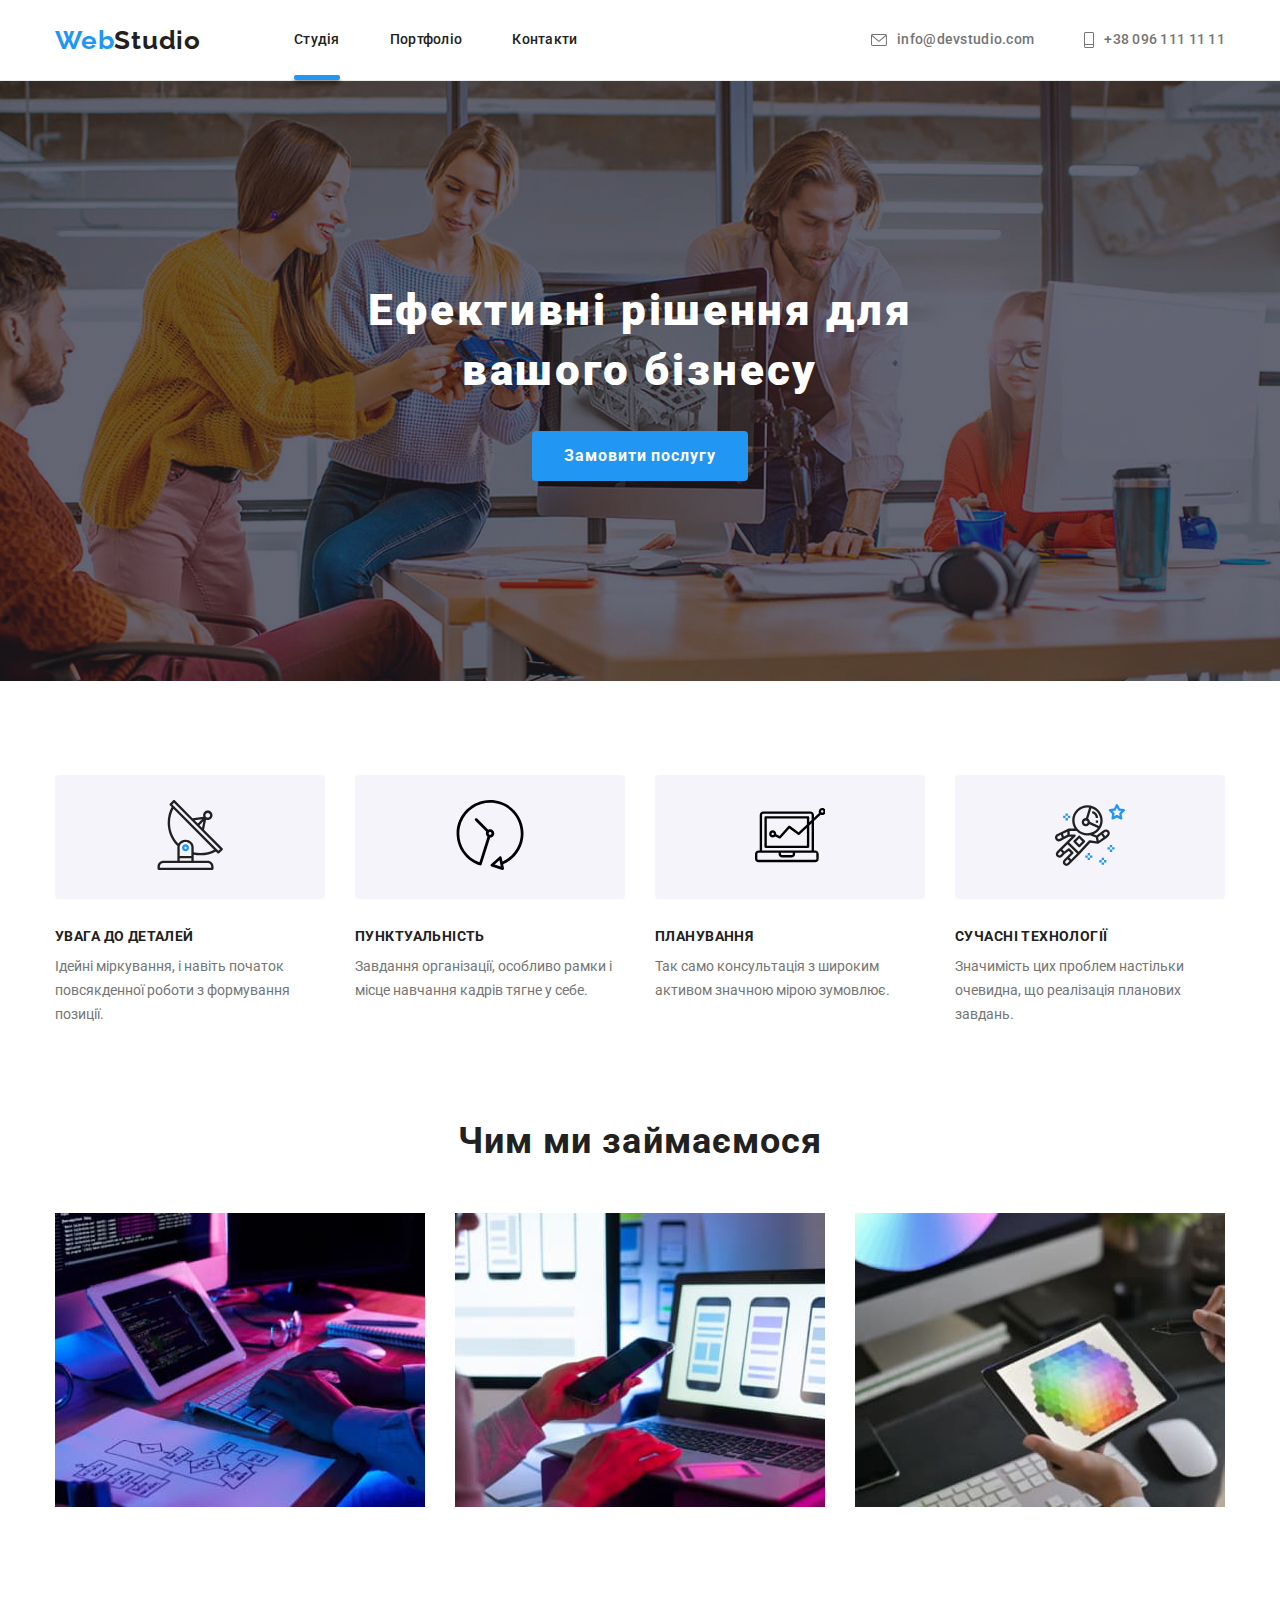
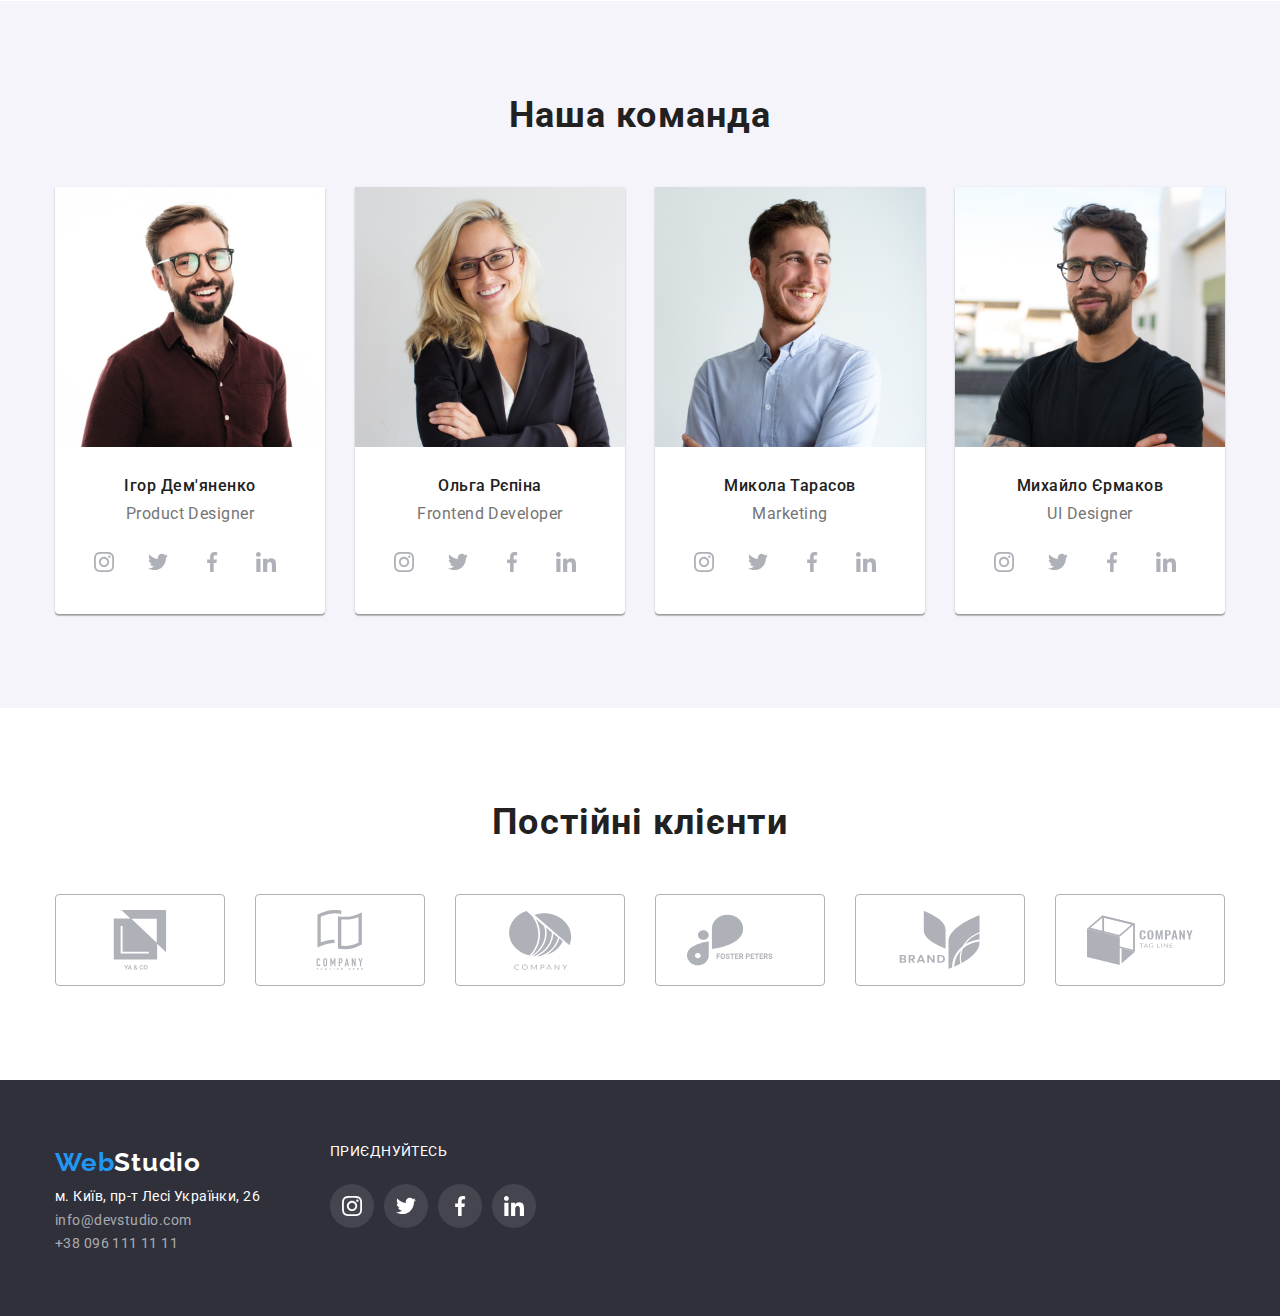
<file: index.html>
<!DOCTYPE html>
<html lang="uk">
  <head>
    <meta charset="UTF-8" />
    <meta http-equiv="X-UA-Compatible" content="IE=edge" />
    <meta name="viewport" content="width=device-width, initial-scale=1.0" />
    <title>WebStudio</title>
    <link
      href="https://fonts.googleapis.com/css2?family=Raleway:wght@700&family=Roboto:wght@400;500;700;900&display=swap"
      rel="stylesheet"
    />
    <link
      rel="stylesheet"
      href="https://cdnjs.cloudflare.com/ajax/libs/modern-normalize/1.1.0/modern-normalize.min.css"
    />
    <link rel="stylesheet" href="./css/styles.css" />
  </head>
  <body>

    <!-- Шапка Веб-студії -->

    <header class="header">
      <div class="container header-list">
        <a href="/" class="header-logo link"> <span>Web</span>Studio</a>
        <nav>
          <ul class="site-nav list">
            <li class="item menu-nav">
              <a href="#" class="link menu-link">Студія</a>
            </li>
            <li class="item menu-nav">
              <a href="./portfolio.html" class="link">Портфоліо</a>
            </li>
            <li class="item menu-nav"><a href="#" class="link ">Контакти</a></li>
          </ul>
        </nav>
        <ul class="auth-nav list">
          <li class="item menu-nav"> 
            <a href="maito:info@devstudio.com" class="link nav-link"
              ><svg class="auth-nav-icon" width="16" height="12">
            <use href="./images/symbol-defs.svg#icon-envelope"></use>
          </svg>info@devstudio.com</a
            >
          </li>
          <li class="item menu-nav">
            <a href="tel:+380961111111" class="link nav-link"><svg class="auth-nav-icon" width="10" height="16">
            <use href="./images/symbol-defs.svg#icon-phone"></use>
          </svg>+38 096 111 11 11</a>
          </li>
        </ul>
      </div>
    </header>

    <!-- hero -->
    <main>
      <section class="hero overlay">
        <h1 class="hero-title">Ефективні рішення для вашого бізнесу</h1>
        <button type="button" class="button-primary" data-modal-open>Замовити послугу</button>
      </section>
      <section class="section benefits">
        <div class="container">
          <h2 hidden>Наші переваги</h2>
          <ul class="our-advantages list">
            <li class="item">
              <div class="advantages"><svg width="70" height="70">
            <use href="./images/symbol-defs.svg#icon-satellite"></use>
          </svg></div>
              <h3 class="section-list">УВАГА ДО ДЕТАЛЕЙ</h3>
              <p class="section-text">
                Ідейні міркування, і навіть початок повсякденної роботи з
                формування позиції.
              </p>
            </li>
            <li class="item"><div class="advantages"><svg width="70" height="70">
            <use href="./images/symbol-defs.svg#icon-watch"></use>
          </svg></div>
              <h3 class="section-list">ПУНКТУАЛЬНІСТЬ</h3>
              <p class="section-text">
                Завдання організації, особливо рамки і місце навчання кадрів
                тягне у себе.
              </p>
            </li>
            <li class="item"><div class="advantages"><svg width="70" height="70">
            <use href="./images/symbol-defs.svg#icon-notebook"></use>
          </svg></div>
              <h3 class="section-list">ПЛАНУВАННЯ</h3>
              <p class="section-text">
                Так само консультація з широким активом значною мірою зумовлює.
              </p>
            </li>
            <li class="item"><div class="advantages"><svg width="70" height="70">
            <use href="./images/symbol-defs.svg#icon-astronaut"></use>
          </svg></div>
              <h3 class="section-list">СУЧАСНІ ТЕХНОЛОГІЇ</h3>
              <p class="section-text">
                Значимість цих проблем настільки очевидна, що реалізація
                планових завдань.
              </p>
            </li>
          </ul>
        </div>
      </section>

      <!-- Роботи -->

      <section class="section">
        <h2 class="section-title">Чим ми займаємося</h2>
        <div class="container">
          <ul class="list works">
            <li class="item">
              <div class="item-thumb">
                <a href="/" class="images"
                ><img
                  src="./images/box1.jpg"
                  alt="box1"
                  width="370"
                  height="295" 
                  /><div class="text-thumb">ДЕСКТОПНІ ДОДАТКИ</div>
                </div>
                  </a>
            </li>
            <li class="item">
              <a href="/" class="images"
                ><div class="item-thumb"><img
                  src="./images/box2.jpg"
                  alt="box2"
                  width="370"
                  height="295"
                /><div class="text-thumb">МОБІЛЬНІ ДОДАТКИ</div>
              </div>
            </a>
            </li>
            <li class="item">
              <a href="/" class="images"
                ><div class="item-thumb"><img
                  src="./images/box3.jpg"
                  alt="box3"
                  width="370"
                  height="295"
              /> <div class="text-thumb">ДИЗАЙНЕРСЬКІ РІШЕННЯ</div></div></a>
            </li>
          </ul>
        </div>
      </section>

      <!-- Працівники -->

      <section class="section team-list">
        <h2 class="section-title">Наша команда</h2>
        <div class="container">
          <ul class="list worker">
            <li class="team-list-item item">
              <a href="/"
                class="images"><img
                  src="./images/img1.jpg"
                  alt="img1"
                  width="270"
                  height="260"
              /></a>
              <div class="worker-info"><h3 class="workers">Ігор Дем'яненко</h3>
              <p class="position">Product Designer </p>
              <div><ul class="social list">
                <li class="social-links">
                  <a href=""class="social-link">
                    <svg class="social-icon">
                      <use href="./images/symbol-defs.svg#icon-instagram" width="20" height="20"></use>
                    </svg>
                  </a>
                </li>
                <li class="social-links">
                  <a href=""class="social-link">
                    <svg class="social-icon">
                      <use href="./images/symbol-defs.svg#icon-twitter" width="20" height="20"></use>
                    </svg>
                  </a>
                </li>
                <li class="social-links">
                  <a href=""class="social-link">
                    <svg class="social-icon">
                      <use href="./images/symbol-defs.svg#icon-facebook" width="20" height="20"></use>
                    </svg>
                  </a>
                </li>
                <li class="social-links">
                  <a href=""class="social-link">
                    <svg class="social-icon">
                      <use href="./images/symbol-defs.svg#icon-linkedin" width="20" height="20"></use>
                    </svg>
                  </a>
                </li>
              </ul>         
              </div>
              </li>
            <li class="team-list-item item">
              <a href="/"></a
              class="images"><img
                src="./images/img2.jpg"
                alt="img2"
                width="270"
                height="260"
              />
              <div class="worker-info"><h3 class="workers">Ольга Рєпіна</h3>
              <p class="position">Frontend Developer</p>
            <ul class="social list">
                <li class="social-links">
                  <a href=""class="social-link">
                    <svg class="social-icon">
                      <use href="./images/symbol-defs.svg#icon-instagram" width="20" height="20"></use>
                    </svg>
                  </a>
                </li>
                <li class="social-links">
                  <a href=""class="social-link">
                    <svg class="social-icon">
                      <use href="./images/symbol-defs.svg#icon-twitter" width="20" height="20"></use>
                    </svg>
                  </a>
                </li>
                <li class="social-links">
                  <a href=""class="social-link">
                    <svg class="social-icon">
                      <use href="./images/symbol-defs.svg#icon-facebook" width="20" height="20"></use>
                    </svg>
                  </a>
                </li>
                <li class="social-links">
                  <a href=""class="social-link">
                    <svg class="social-icon">
                      <use href="./images/symbol-defs.svg#icon-linkedin" width="20" height="20"></use>
                    </svg>
                  </a>
                </li>
              </ul>         
            </li>
            <li class="team-list-item item">
              <a href="/"
                class="images"><img
                  src="./images/img3.jpg"
                  alt="img3"
                  width="270"
                  height="260"
              /></a>
              <div class="worker-info"><h3 class="workers">Микола Тарасов</h3>
              <p class="position">Marketing</p>
            <ul class="social list">
                <li class="social-links">
                  <a href=""class="social-link">
                    <svg class="social-icon">
                      <use href="./images/symbol-defs.svg#icon-instagram" width="20" height="20"></use>
                    </svg>
                  </a>
                </li>
                <li class="social-links">
                  <a href=""class="social-link">
                    <svg class="social-icon">
                      <use href="./images/symbol-defs.svg#icon-twitter" width="20" height="20"></use>
                    </svg>
                  </a>
                </li>
                <li class="social-links">
                  <a href=""class="social-link">
                    <svg class="social-icon">
                      <use href="./images/symbol-defs.svg#icon-facebook" width="20" height="20"></use>
                    </svg>
                  </a>
                </li>
                <li class="social-links">
                  <a href=""class="social-link">
                    <svg class="social-icon">
                      <use href="./images/symbol-defs.svg#icon-linkedin" width="20" height="20"></use>
                    </svg>
                  </a>
                </li>
              </ul>         </div>
            </li>
            <li class="team-list-item item">
              <a href="/"
                class="images"><img
                  src="./images/img4.jpg"
                  alt="img4"
                  width="270"
                  height="260"
              /></a>
              <div class="worker-info"><h3 class="workers">Михайло Єрмаков</h3>
              <p class="position">UI Designer</p>
            <ul class="social list">
                <li class="social-links">
                  <a href=""class="social-link">
                    <svg class="social-icon">
                      <use href="./images/symbol-defs.svg#icon-instagram" width="20" height="20"></use>
                    </svg>
                  </a>
                </li>
                <li class="social-links">
                  <a href=""class="social-link">
                    <svg class="social-icon">
                      <use href="./images/symbol-defs.svg#icon-twitter" width="20" height="20"></use>
                    </svg>
                  </a>
                </li>
                <li class="social-links">
                  <a href=""class="social-link">
                    <svg class="social-icon">
                      <use href="./images/symbol-defs.svg#icon-facebook" width="20" height="20"></use>
                    </svg>
                  </a>
                </li>
                <li class="social-links">
                  <a href=""class="social-link">
                    <svg class="social-icon">
                      <use href="./images/symbol-defs.svg#icon-linkedin" width="20" height="20"></use>
                    </svg>
                  </a>
                </li>
              </ul>        
            </li>
          </ul>
        </div>
      </section>
    <div class="container"><section class="section">
      <h2 class="section-title">Постійні клієнти</h2>
          <ul class="clients list">
            <li class="clients-links">
              <a href="" class="clients-link">
                <svg class="clients-icon">
                  <use href="./images/symbol-defs.svg#icon-group1"></use>
                </svg>
              </a>
            </li>
            <li class="clients-links">
              <a href="" class="clients-link">
                <svg class="clients-icon">
                  <use href="./images/symbol-defs.svg#icon-group2"></use>
                </svg>
              </a>
            </li>
            <li class="clients-links">
              <a href="" class="clients-link">
                <svg class="clients-icon">
                  <use href="./images/symbol-defs.svg#icon-group3"></use>
                </svg>
              </a>
            </li>
            <li class="clients-links">
              <a href="" class="clients-link">
                <svg class="clients-icon">
                  <use href="./images/symbol-defs.svg#icon-group4"></use>
                </svg>
              </a>
            </li>
            <li class="clients-links">
              <a href="" class="clients-link">
                <svg class="clients-icon">
                  <use href="./images/symbol-defs.svg#icon-group5"></use>
                </svg>
              </a>
            </li>
            <li class="clients-links">
              <a href="" class="clients-link">
                <svg class="clients-icon">
                  <use href="./images/symbol-defs.svg#icon-group6"></use>
                </svg>
              </a>
            </li>
          </ul>
        </section>
      </div>
   
    </main>

    <!-- Підвал -->

    <footer class="footer">
      <div class="container footer footer-block">
        <div>
        <a href="/" class="footer-logo link"> <span>Web</span>Studio</a>
        <address class="address">
          <ul class="list">
          <li>
            <a
              href="https://goo.gl/maps/KQDLWSbAvnc4xqwA7"
              target="_blank"
              rel="noreferrer noopener"
              class="address-nav link"
              >м. Київ, пр-т Лесі Українки, 26</a
            >
          </li>
          <li>
            <a href="maito:info@devstudio.com" class="address-contacts link"
              >info@devstudio.com</a
            >
          </li>
          <li>
            <a href="tel:+380961111111" class="address-contacts link"
              >+38 096 111 11 11</a
            >
          </li>
        </ul>
        </address>
        </div>
        <div class="footer-social"> 
          <p class="join">ПРИЄДНУЙТЕСЬ<p>
            <ul class="social-footer list">
                <li class="social-links-footer">
                  <a href=""class="social-link-footer">
                    <svg class="social-icon-footer">
                      <use href="./images/symbol-defs.svg#icon-instagram" width="20" height="20"></use>
                    </svg>
                  </a>
                </li>
                <li class="social-links-footer">
                  <a href=""class="social-link-footer">
                    <svg class="social-icon-footer">
                      <use href="./images/symbol-defs.svg#icon-twitter" width="20" height="20"></use>
                    </svg>
                  </a>
                </li>
                <li class="social-links-footer">
                  <a href=""class="social-link-footer">
                    <svg class="social-icon-footer">
                      <use href="./images/symbol-defs.svg#icon-facebook" width="20" height="20"></use>
                    </svg>
                  </a>
                </li>
                <li class="social-links-footer">
                  <a href=""class="social-link-footer">
                    <svg class="social-icon-footer">
                      <use href="./images/symbol-defs.svg#icon-linkedin" width="20" height="20"></use>
                    </svg>
                  </a>
                </li>
              </ul>        
            </div>
        </div>
      </footer>

      <!--Модальне вікно-->

    <div class="backdrop is-hidden" data-modal>
      <div class="modal">
        <button class="close-modal" data-modal-close>
          <svg class="close-icon" width="18" height="18">
          <use href="./images/symbol-defs.svg#icon-button-close"></use> 
        </svg>
      </button>
      </div>
    </div>
    <script src="./modal.js"></script>
  </body>
</html>
</file>
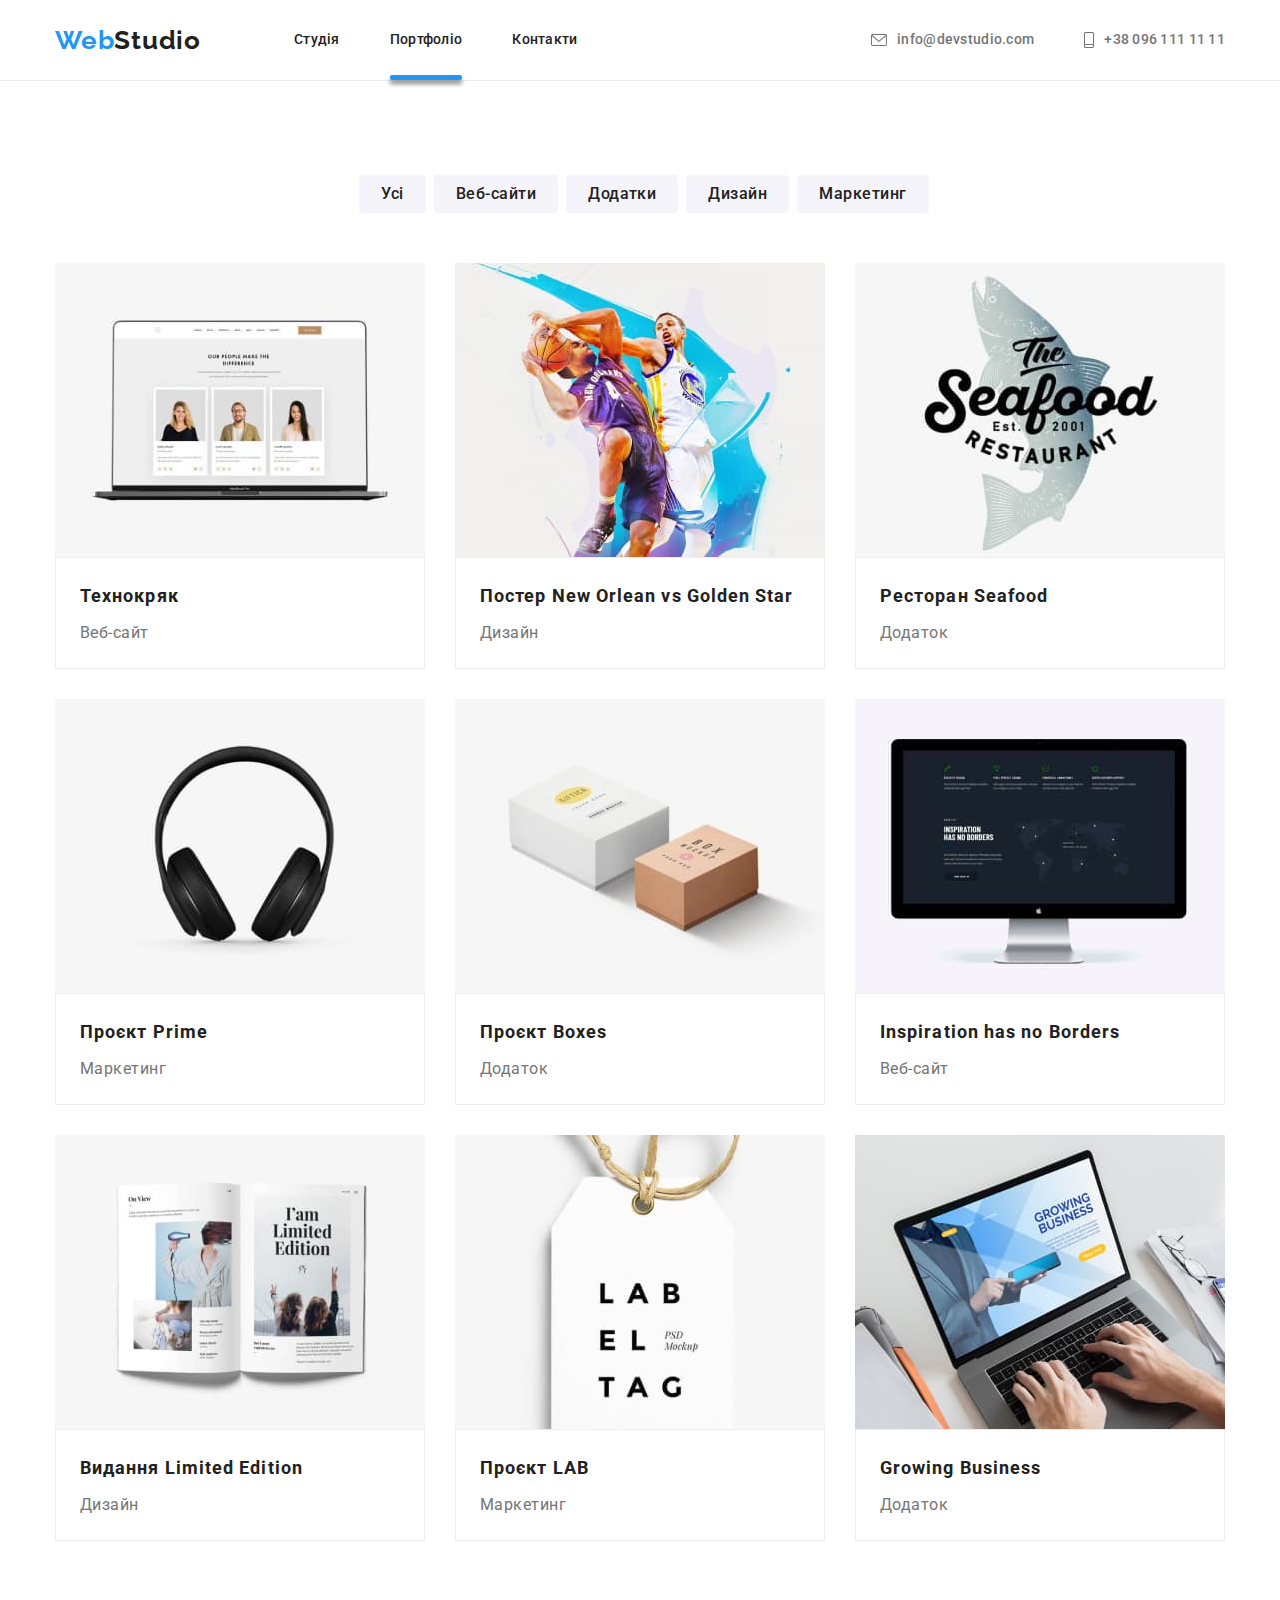
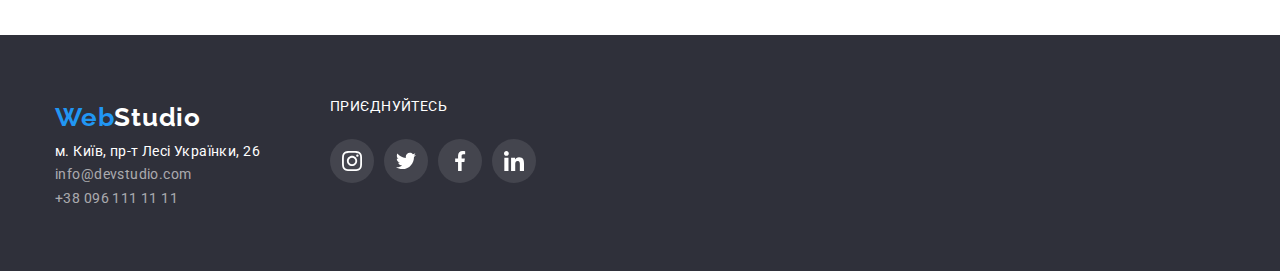
<file: portfolio.html>
<!DOCTYPE html>
<html lang="uk">
  <head>
    <meta charset="UTF-8" />
    <meta http-equiv="X-UA-Compatible" content="IE=edge" />
    <meta name="viewport" content="width=device-width, initial-scale=1.0" />
    <title>WebStudio</title>
    <link
      href="https://fonts.googleapis.com/css2?family=Raleway:wght@700&family=Roboto:wght@400;500;700;900&display=swap"
      rel="stylesheet"
    />
    <link
      rel="stylesheet"
      href="https://cdnjs.cloudflare.com/ajax/libs/modern-normalize/1.1.0/modern-normalize.min.css"
    />
    <link rel="stylesheet" href="./css/styles.css" />
  </head>
  <body>
    <!-- Шапка Веб-студії -->

  <header class="header">
      <div class="container header-list">
        <a href="/" class="header-logo link"> <span>Web</span>Studio</a>
        <nav>
          <ul class="site-nav list">
            <li class="item menu-nav">
              <a href="./index.html" class="link">Студія</a>
            </li>
            <li class="item menu-nav">
              <a href="№" class="link menu-link">Портфоліо</a>
            </li>
            <li class="item menu-nav"><a href="#" class="link ">Контакти</a></li>
          </ul>
        </nav>
        <ul class="auth-nav list">
          <li class="item menu-nav"> 
            <a href="maito:info@devstudio.com" class="link nav-link"
              ><svg class="auth-nav-icon" width="16" height="12">
            <use href="./images/symbol-defs.svg#icon-envelope"></use>
          </svg>info@devstudio.com</a
            >
          </li>
          <li class="item menu-nav">
            <a href="tel:+380961111111" class="link nav-link"><svg class="auth-nav-icon" width="10" height="16">
            <use href="./images/symbol-defs.svg#icon-phone"></use>
          </svg>+38 096 111 11 11</a>
          </li>
        </ul>
      </div>
    </header>

    <!-- hero -->
    <main>
      <section class="section">
        <h1 hidden>Портфоліо</h1>
        <div class="container">
          <ul class="list menu">
            <li><button type="button" class="button menu-item">Усі</button></li>
            <li>
              <button type="button" class="button menu-item">Веб-сайти</button>
            </li>
            <li>
              <button type="button" class="button menu-item">Додатки</button>
            </li>
            <li>
              <button type="button" class="button menu-item">Дизайн</button>
            </li>
            <li>
              <button type="button" class="button menu-item">Маркетинг</button>
            </li>
          </ul>
        </div>
        <div class="container portfolio">
          <ul class="list projects">
            <li class="projects-list">
              <a href="#" class="link">
                <div class="projects-item">
                  <img
                    src="./images/imgportfolio.jpg"
                    alt="Веб-сайти"
                    width="370"
                    height="295"
                  />
                  <div class="projects-text">
                    <p>
                      Ресурс пропонує комплексні пропозиції з різним рівнем
                      функціоналу та сервісів. Все це дозволить відвідувачу
                      отримати вичерпні відомості про компанію чи приватну
                      особу.
                    </p>
                  </div>
                </div>
                <div class="filter-menu">
                  <h2 class="list-title">Технокряк</h2>
                  <p class="list-text">Веб-сайт</p>
                </div>
              </a>
            </li>
            <li class="projects-list">
              <a href="#" class="link">
                <div class="projects-item">
                  <img
                    src="./images/imgportfolio2.jpg"
                    alt="Баскетболісти"
                    width="370"
                    height="295"
                  />
                  <div class="projects-text">
                    <p>
                      Ресурс пропонує комплексні пропозиції з різним рівнем
                      функціоналу та сервісів. Все це дозволить відвідувачу
                      отримати вичерпні відомості про компанію чи приватну
                      особу.
                    </p>
                  </div>
                </div>
                <div class="filter-menu">
                  <h2 class="list-title">Постер New Orlean vs Golden Star</h2>
                  <p class="list-text">Дизайн</p>
                </div>
              </a>
            </li>
            <li class="projects-list">
              <div class="projects-item"><a href="#" class="link">
                <img
                  src="./images/imgportfolio3.jpg"
                  alt=" логотип Ресторан Seafood"
                  width="370"
                  height="295"
                />
                <div class="projects-text">
                  <p>
                    Ресурс пропонує комплексні пропозиції з різним рівнем
                    функціоналу та сервісів. Все це дозволить відвідувачу
                    отримати вичерпні відомості про компанію чи приватну особу.
                  </p>
                </div>
                </div>
                <div class="filter-menu">
                  <h2 class="list-title">Ресторан Seafood</h2>
                  <p class="list-text">Додаток</p>
                </div>
              </a>
            </li>
            <li class="projects-list item-project">
              <div class="projects-item"><a href="#" class="link">
                <img
                  src="./images/imgportfolio4.jpg"
                  alt="Навушники"
                  width="370"
                  height="295"
                />
                <div class="projects-text">
                  <p>
                    Ресурс пропонує комплексні пропозиції з різним рівнем
                    функціоналу та сервісів. Все це дозволить відвідувачу
                    отримати вичерпні відомості про компанію чи приватну особу.
                  </p>
                </div>
                </div>
                <div class="filter-menu">
                  <h2 class="list-title">Проєкт Prime</h2>
                  <p class="list-text">Маркетинг</p>
                </div>
              </a>
            </li>
            <li class="projects-list item-project">
              <div class="projects-item"><a href="#" class="link">
                <img
                  src="./images/imgportfolio5.jpg"
                  alt="Коробки"
                  width="370"
                  height="295"
                />
                <div class="projects-text">
                  <p>
                    Ресурс пропонує комплексні пропозиції з різним рівнем
                    функціоналу та сервісів. Все це дозволить відвідувачу
                    отримати вичерпні відомості про компанію чи приватну особу.
                  </p>
                </div>
                </div>
                <div class="filter-menu">
                  <h2 class="list-title">Проєкт Boxes</h2>
                  <p class="list-text">Додаток</p>
                </div>
              </a>
            </li>
            <li class="projects-list item-project">
              <div class="projects-item"><a href="#" class="link">
                <img
                  src="./images/imgportfolio6.jpg"
                  alt="Монітор"
                  width="370"
                  height="295"
                />
                <div class="projects-text">
                  <p>
                    Ресурс пропонує комплексні пропозиції з різним рівнем
                    функціоналу та сервісів. Все це дозволить відвідувачу
                    отримати вичерпні відомості про компанію чи приватну особу.
                  </p>
                </div>
                </div>
                <div class="filter-menu">
                  <h2 class="list-title">Inspiration has no Borders</h2>
                  <p class="list-text">Веб-сайт</p>
                </div>
              </a>
            </li>
            <li class="projects-list item-project">
              <div class="projects-item"><a href="#" class="link">
                <img
                  src="./images/imgportfolio7.jpg"
                  alt="Книга"
                  width="370"
                  height="295"
                />
                <div class="projects-text">
                  <p>
                    Ресурс пропонує комплексні пропозиції з різним рівнем
                    функціоналу та сервісів. Все це дозволить відвідувачу
                    отримати вичерпні відомості про компанію чи приватну особу.
                  </p>
                </div>
                </div>
                <div class="filter-menu">
                  <h2 class="list-title">Видання Limited Edition</h2>
                  <p class="list-text">Дизайн</p>
                </div>
              </a>
            </li>
            <li class="projects-list item-project">
              <div class="projects-item"><a href="#" class="link">
                <img
                  src="./images/imgportfolio8.jpg"
                  alt="Брелок"
                  width="370"
                  height="295"
                />
                <div class="projects-text">
                  <p>
                    Ресурс пропонує комплексні пропозиції з різним рівнем
                    функціоналу та сервісів. Все це дозволить відвідувачу
                    отримати вичерпні відомості про компанію чи приватну особу.
                  </p>
                </div>
                </div>
                <div class="filter-menu">
                  <h2 class="list-title">Проєкт LAB</h2>
                  <p class="list-text">Маркетинг</p>
                </div>
              </a>
            </li>
            <li class="projects-list item-project">
              <div class="projects-item"><a href="#" class="link">
                <img
                  src="./images/imgportfolio9.jpg"
                  alt="Ноутбук"
                  width="370"
                  height="295"
                />
                <div class="projects-text">
                  <p>
                    Ресурс пропонує комплексні пропозиції з різним рівнем
                    функціоналу та сервісів. Все це дозволить відвідувачу
                    отримати вичерпні відомості про компанію чи приватну особу.
                  </p>
                </div>
                </div>
                <div class="filter-menu">
                  <h2 class="list-title">Growing Business</h2>
                  <p class="list-text">Додаток</p>
                </div>
              </a>
            </li>
          </ul>
        </div>
      </section>
    </main>

    <!-- Підвал -->

    <footer class="footer">
      <div class="container footer footer-block">
        <div>
          <a href="/" class="footer-logo link"> <span>Web</span>Studio</a>
          <address class="address">
            <ul class="list">
              <li>
                <a
                  href="https://goo.gl/maps/KQDLWSbAvnc4xqwA7"
                  target="_blank"
                  rel="noreferrer noopener"
                  class="address-nav link"
                  >м. Київ, пр-т Лесі Українки, 26</a
                >
              </li>
              <li>
                <a href="maito:info@devstudio.com" class="address-contacts link"
                  >info@devstudio.com</a
                >
              </li>
              <li>
                <a href="tel:+380961111111" class="address-contacts link"
                  >+38 096 111 11 11</a
                >
              </li>
            </ul>
          </address>
        </div>
        <div class="footer-social">
          <p class="join">ПРИЄДНУЙТЕСЬ</p>
          <p></p>
          <ul class="social-footer list">
            <li class="social-links-footer">
              <a href="" class="social-link-footer">
                <svg class="social-icon-footer">
                  <use
                    href="./images/symbol-defs.svg#icon-instagram"
                    width="20"
                    height="20"
                  ></use>
                </svg>
              </a>
            </li>
            <li class="social-links-footer">
              <a href="" class="social-link-footer">
                <svg class="social-icon-footer">
                  <use
                    href="./images/symbol-defs.svg#icon-twitter"
                    width="20"
                    height="20"
                  ></use>
                </svg>
              </a>
            </li>
            <li class="social-links-footer">
              <a href="" class="social-link-footer">
                <svg class="social-icon-footer">
                  <use
                    href="./images/symbol-defs.svg#icon-facebook"
                    width="20"
                    height="20"
                  ></use>
                </svg>
              </a>
            </li>
            <li class="social-links-footer">
              <a href="" class="social-link-footer">
                <svg class="social-icon-footer">
                  <use
                    href="./images/symbol-defs.svg#icon-linkedin"
                    width="20"
                    height="20"
                  ></use>
                </svg>
              </a>
            </li>
          </ul>
        </div>
      </div>
    </footer>
  </body>
</html>
</file>
<file: css/styles.css>
html {
  box-sizing: border-box;
}

*,
*::before,
*::after {
  box-sizing: inherit;
}

:root {
  --primary-text-color: #757575;
  --title-text-color: #212121;
  --accent-color: #2196f3;
  --primary-white-color: #ffffff;
  --team-list-color: #f5f4fa;
  --button-background-color: #f5f4fa;
  --time-function: 250ms;
  --timing-function: cubic-bezier(0.4, 0, 0.2, 1);
}

body {
  background-color: var(--primary-white-color);
  color: var(--primary-text-color);
  font-family: Roboto, sans-serif;
}

.list {
  list-style: none;
  padding: 0;
  margin: 0;
}

.link {
  text-decoration: none;
}

h1,
h2,
h3,
h4,
h5,
h6,
p,
ul {
  margin: 0px;
  padding: 0px;
}

.filter-menu {
  border: 1px solid #eeeeee;
  padding: 20px 24px;
}

.container {
  max-width: 1200px;
  padding: 0px 15px;
  margin: 0px auto;
}

img {
  display: block;
  width: 100%;
  height: auto;
}

.portfolio {
  display: flex;
}
.header {
  margin: 0px;
  border-bottom: 1px solid #ececec;
}

.header-list {
  display: flex;
  align-items: center;
}

.header-logo {
  margin-right: 93px;
  color: var(--title-text-color);
  font-family: "Raleway", sans-serif;
  font-style: normal;
  font-weight: 700;
  font-size: 26px;
  line-height: 1.71;
  letter-spacing: 0.03em;
}

.header-logo.link span {
  color: var(--accent-color);
}

.footer-logo {
  color: var(--primary-white-color);
  font-family: "Raleway", sans-serif;
  font-style: normal;
  font-weight: 700;
  font-size: 26px;
  line-height: 1.71;
  letter-spacing: 0.03em;
}

.footer-logo.link span {
  margin-bottom: 20px;
  color: var(--accent-color);
}

.container.footer {
  padding-top: 60px;
  padding-bottom: 60px;
}

.footer {
  background-color: #2f303a;
}

/* site - nav */

.site-nav {
  display: flex;
}

.site-nav .item + .item {
  margin-left: 50px;
}

.site-nav .link {
  display: block;
  padding-top: 32px;
  padding-bottom: 32px;
  color: var(--title-text-color);

  font-weight: 500;
  font-size: 14px;
  line-height: 1.14;
  letter-spacing: 0.02em;
}

.site-nav .link:hover,
.site-nav:focus {
  color: var(--accent-color);
  transition: color var(--time-function) var(--timing-function);
}

.auth-nav {
  display: flex;
  margin-left: auto;
}
.auth-nav .item + .item {
  margin-left: 50px;
}

.auth-nav .link {
  color: var(--primary-text-color);
  font-weight: 500;
  font-size: 14px;
  line-height: 1.14;
  letter-spacing: 0.02em;
}

.auth-nav .link:hover,
.auth-nav .link:focus {
  color: #2196f3;
  transition: color var(--time-function) var(--timing-function);
}

.auth-nav-icon {
  margin-right: 10px;
  fill: currentColor;
}

.nav-link {
  display: flex;
  align-items: center;
}

.menu-nav {
  position: relative;
}

.menu-link::after {
  content: "";

  position: absolute;
  left: 0;
  bottom: 0;
  background-color: var(--accent-color);
  width: 100%;
  height: 5px;
  box-shadow: 0px 4px 4px rgba(0, 0, 0, 0.25), 0px 4px 4px rgba(0, 0, 0, 0.25);
  border-radius: 2px;
  transition: opacity var(--time-function) var(--timing-function);
}

/* hero */

.hero {
  background-color: #2f303a;
  padding: 200px 0px;
  color: var(--primary-white-color);
  text-align: center;
}

.overlay {
  height: 600px;
  max-width: 1600px;
  margin: 0 auto;
  background-image: linear-gradient(
      rgba(47, 48, 58, 0.4),
      rgba(47, 48, 58, 0.4)
    ),
    url(../images/Img.jpg);
  background-repeat: no-repeat;
  background-size: cover;
  background-position: center;
}

.hero-title {
  max-width: 696px;
  margin: 0 auto 30px;
  font-weight: 900;
  font-size: 44px;
  line-height: 1.36;
  letter-spacing: 0.06em;
}

.section {
  padding-top: 94px;
  padding-bottom: 94px;
}
.section-list {
  margin: 0px;
  padding-bottom: 10px;
  color: var(--title-text-color);
  font-size: 14px;
  line-height: 1.14;
  letter-spacing: 0.03em;
  text-transform: uppercase;
}

.section-title {
  color: var(--title-text-color);
  font-size: 36px;
  line-height: 1.16;
  text-align: center;
  letter-spacing: 0.03em;
  margin-bottom: 50px;
  margin-top: 0px;
}

.section-text {
  margin: 0px;
  color: var(--primary-text-color);
  font-size: 14px;
  line-height: 1.71;
}

.benefits {
  padding-bottom: 0px;
}

.our-advantages {
  display: flex;
  flex-wrap: nowrap;
  gap: 30px;
}

.our-advantages .item {
  width: 270px;
}

.advantages {
  border-radius: 4px;
  background-color: var(--team-list-color);
  text-align: center;
  margin-bottom: 30px;
  padding: 25px 0px;
}

.works,
.worker {
  display: flex;
  padding-left: 0px;
}

.works .item + .item {
  margin-left: 30px;
}

.worker .item + .item {
  margin-left: 30px;
}

.worker-info {
  margin: 30px 0px;
}
.images {
  display: block;
}

.item-thumb {
  position: relative;
}

.text-thumb {
  position: absolute;
  width: 370px;
  height: 70px;
  bottom: 0;
  left: 0;
  color: var(--primary-white-color);
  background-color: rgba(47, 48, 58, 0.8);
  display: flex;
  align-items: center;
  justify-content: center;
  opacity: 0;
  transition: color var(--time-function) var(--timing-function);
}

.images:hover .text-thumb {
  opacity: 1;
}

.team-list {
  background-color: var(--team-list-color);
}

.team-list-item {
  background-color: var(--primary-white-color);
  box-shadow: 0px 1px 3px rgba(0, 0, 0, 0.12), 0px 1px 1px rgba(0, 0, 0, 0.14),
    0px 2px 1px rgba(0, 0, 0, 0.2);
  border-radius: 0 0 4px 4px;
}
.list-title {
  color: var(--title-text-color);
  font-size: 18px;
  line-height: 2;
  letter-spacing: 0.06em;
  margin-bottom: 4px;
}
.list-text {
  color: var(--primary-text-color);
  font-size: 16px;
  line-height: 1.88;
  letter-spacing: 0.03em;
}

.workers {
  color: var(--title-text-color);
  font-weight: 500;
  font-size: 16px;
  line-height: 1.18;
  text-align: center;
  letter-spacing: 0.03em;
  margin-bottom: 10px;
}

.position {
  color: var(--primary-text-color);
  font-size: 16px;
  line-height: 1.18;
  text-align: center;
  letter-spacing: 0.03em;
}

.social {
  display: flex;
  margin-top: 16px;
  justify-content: center;
}

.social-links {
  width: 44px;
  height: 44px;
  margin-right: 10px;
  cursor: pointer;
}

.social-link {
  width: 100%;
  height: 100%;
  background-color: #ffffff;
  color: #afb1b8;
  border-radius: 50%;
  display: flex;
  align-items: center;
  justify-content: center;
  transition: color var(--time-function) var(--timing-function),
    background-color var(--time-function) var(--timing-function);
}

.social-icon {
  width: 20px;
  height: 20px;
  fill: currentColor;
}

.social-link:hover {
  color: #ffffff;
  background-color: var(--accent-color);
}

.social-footer {
  display: flex;
}

.social-links-footer {
  width: 44px;
  height: 44px;
  margin-right: 10px;
  cursor: pointer;
}

.social-link-footer {
  width: 100%;
  height: 100%;
  background-color: rgba(255, 255, 255, 0.1);
  color: #ffffff;
  border-radius: 50%;
  display: flex;
  align-items: center;
  justify-content: center;
  transition: color var(--time-function) var(--timing-function),
    background-color var(--time-function) var(--timing-function);
}

.social-icon-footer {
  width: 20px;
  height: 20px;
  fill: currentColor;
}

.social-link-footer:hover {
  background-color: var(--accent-color);
}

.join {
  color: var(--primary-white-color);
  font-style: normal;
  font-size: 14px;
  line-height: 1.71;
  letter-spacing: 0.03em;
  margin-bottom: 20px;
}

.footer-block {
  display: flex;
}

.footer-social {
  margin-left: 70px;
}

.clients {
  display: flex;
  margin-top: 50px;
  justify-content: center;
  gap: 30px;
}

.clients-links {
  width: 170px;
  height: 92px;
}

.clients-link {
  width: 100%;
  height: 100%;
  background-color: #ffffff;
  color: #afb1b8;
  border: 1px solid #afb1b8;
  border-radius: 4px;
  display: flex;
  align-items: center;
  justify-content: center;
  cursor: pointer;
  transition: color var(--time-function) var(--timing-function),
    background-color var(--time-function) var(--timing-function),
    border var(--time-function) var(--timing-function);
}

.clients-link:hover {
  color: var(--accent-color);
  background-color: var(--primary-white-color);
  border: 1px solid var(--accent-color);
}

.clients-icon {
  width: 106px;
  height: 60px;
  fill: currentColor;
}

.button {
  background-color: var(--button-background-color);
  color: var(--title-text-color);
  cursor: pointer;
  border: none;
  border-radius: 4px;
  font-weight: 500;
  font-size: 16px;
  line-height: 1.62;
  text-align: center;
  letter-spacing: 0.03em;
}

.menu {
  display: flex;
  justify-content: center;
  padding-bottom: 50px;
}

.menu-item {
  border-radius: 4px;
  padding: 6px 22px;
  margin-left: 8px;
}

.projects {
  display: flex;
  flex-wrap: wrap;
  gap: 30px;
}

.projects-list:nth-child(3n) {
  margin-right: 0px;
}

.projects-list:nth-last-child(-n + 3) {
  margin-bottom: 0px;
}

.projects-list:hover {
  box-shadow: 0px 4px 4px rgba(0, 0, 0, 0.25);
  transition: var(--time-function) var(--timing-function);
}

.projects-item {
  position: relative;
  overflow: hidden;
}
.projects-text {
  position: absolute;
  width: 100%;
  height: 100%;
  top: 0;
  left: 0;
  color: var(--primary-white-color);
  opacity: 0;
  display: flex;
  padding: 63px 24px;
  align-items: center;
  justify-content: center;
  border: 1px solid #eeeeee;
  box-shadow: 0px 1px 1px rgba(0, 0, 0, 0.12), 0px 4px 4px rgba(0, 0, 0, 0.06),
    1px 4px 6px rgba(0, 0, 0, 0.16);
  background: rgba(33, 150, 243, 0.9);
  font-size: 18px;
  line-height: 1.56;
  transform: translateY(100%);
  transition: transform var(--time-function) var(--timing-function),
    opacity var(--time-function) var(--timing-function);
}

.projects-list:hover .projects-text {
  transform: translateY(0);
  opacity: 1;
}

.button:hover,
.button:focus {
  background-color: var(--accent-color);
  color: var(--primary-white-color);
  transition: color var(--time-function) var(--timing-function);
}

.button-primary {
  color: var(--primary-white-color);
  background-color: var(--accent-color);
  cursor: pointer;
  font-weight: 700;
  font-size: 16px;
  line-height: 1.87;
  letter-spacing: 0.06em;
  border: none;
  border-radius: 4px;
  padding: 10px 32px;
  cursor: pointer;
  transition: color var(--time-function) var(--timing-function);
}

.address-nav,
.address-contacts {
  color: var(--primary-white-color);
  font-style: normal;
  font-size: 14px;
  line-height: 1.71;
  letter-spacing: 0.03em;
  transition: color var(--time-function) var(--timing-function);
}
.address-nav:hover,
.address-nav:focus {
  color: var(--accent-color);
}

.address-contacts.link {
  color: rgba(255, 255, 255, 0.6);
}

.address-contacts:hover,
.address-contacts:focus {
  color: var(--accent-color);
}

.backdrop {
  position: fixed;
  top: 0;
  left: 0;
  width: 100%;
  height: 100%;
  background-color: rgba(0, 0, 0, 0.2);
  transition: opacity var(--time-function) var(--timing-function),
    visibility var(--time-function) var(--timing-function);
}

.backdrop.is-hidden {
  opacity: 0;
  pointer-events: none;
  visibility: hidden;
}

.backdrop.is-hidden .modal {
  transform: translate(-50%, -50%) scale(1.4);
}

.modal {
  position: absolute;
  top: 50%;
  left: 50%;
  transform: translate(-50%, -50%);
  min-width: 528px;
  min-height: 581px;
  background-color: var(--primary-white-color);
  border-radius: 4px;
  box-shadow: 0px 1px 3px rgba(0, 0, 0, 0.12), 0px 1px 1px rgba(0, 0, 0, 0.14),
    0px 2px 1px rgba(0, 0, 0, 0.2);
  transition: transform var(--time-function) var(--timing-function);
}

.close-modal {
  position: absolute;
  width: 30px;
  height: 30px;
  top: 8px;
  right: 8px;
  border-radius: 50%;
  border: 1px solid rgba(0, 0, 0, 0.1);
  box-shadow: 0px 4px 4px rgba(0, 0, 0, 0.25);
  display: flex;
  justify-content: center;
  align-items: center;
  cursor: pointer;
  color: #000000;
}
</file>
